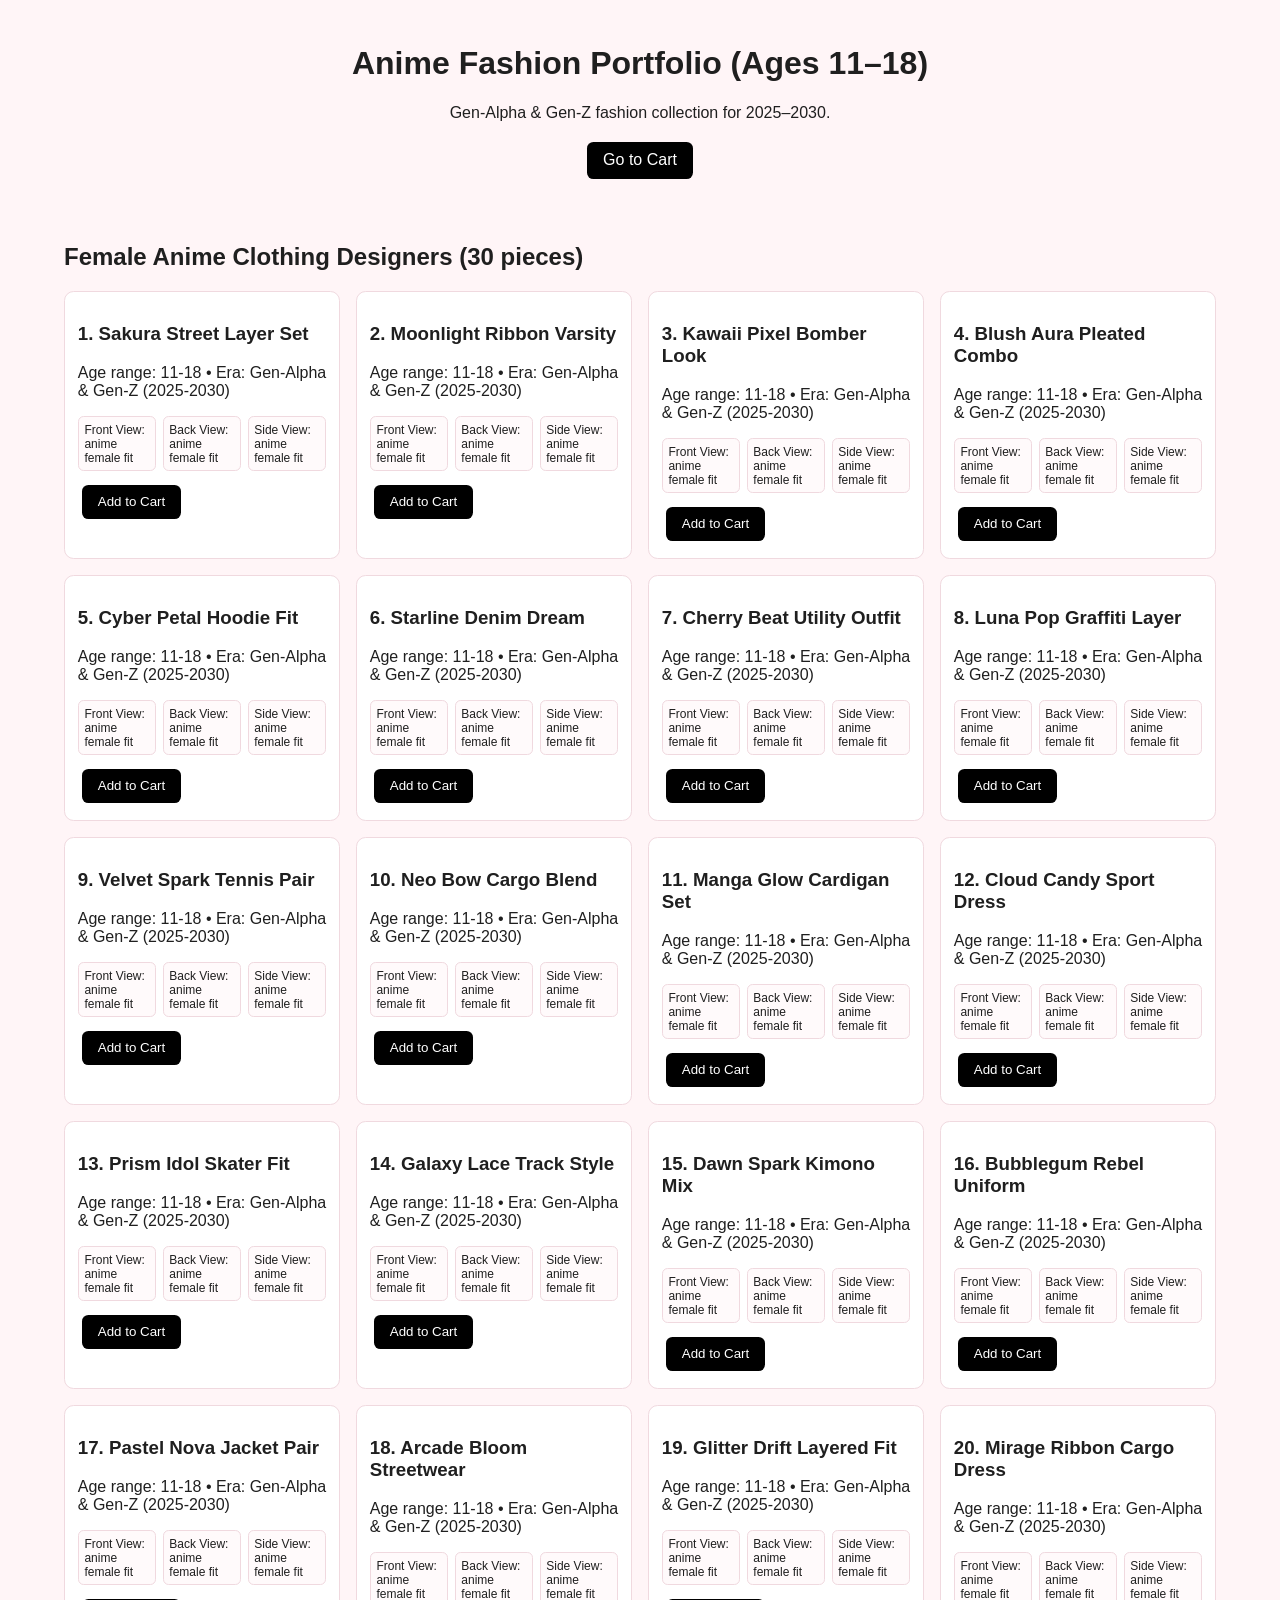
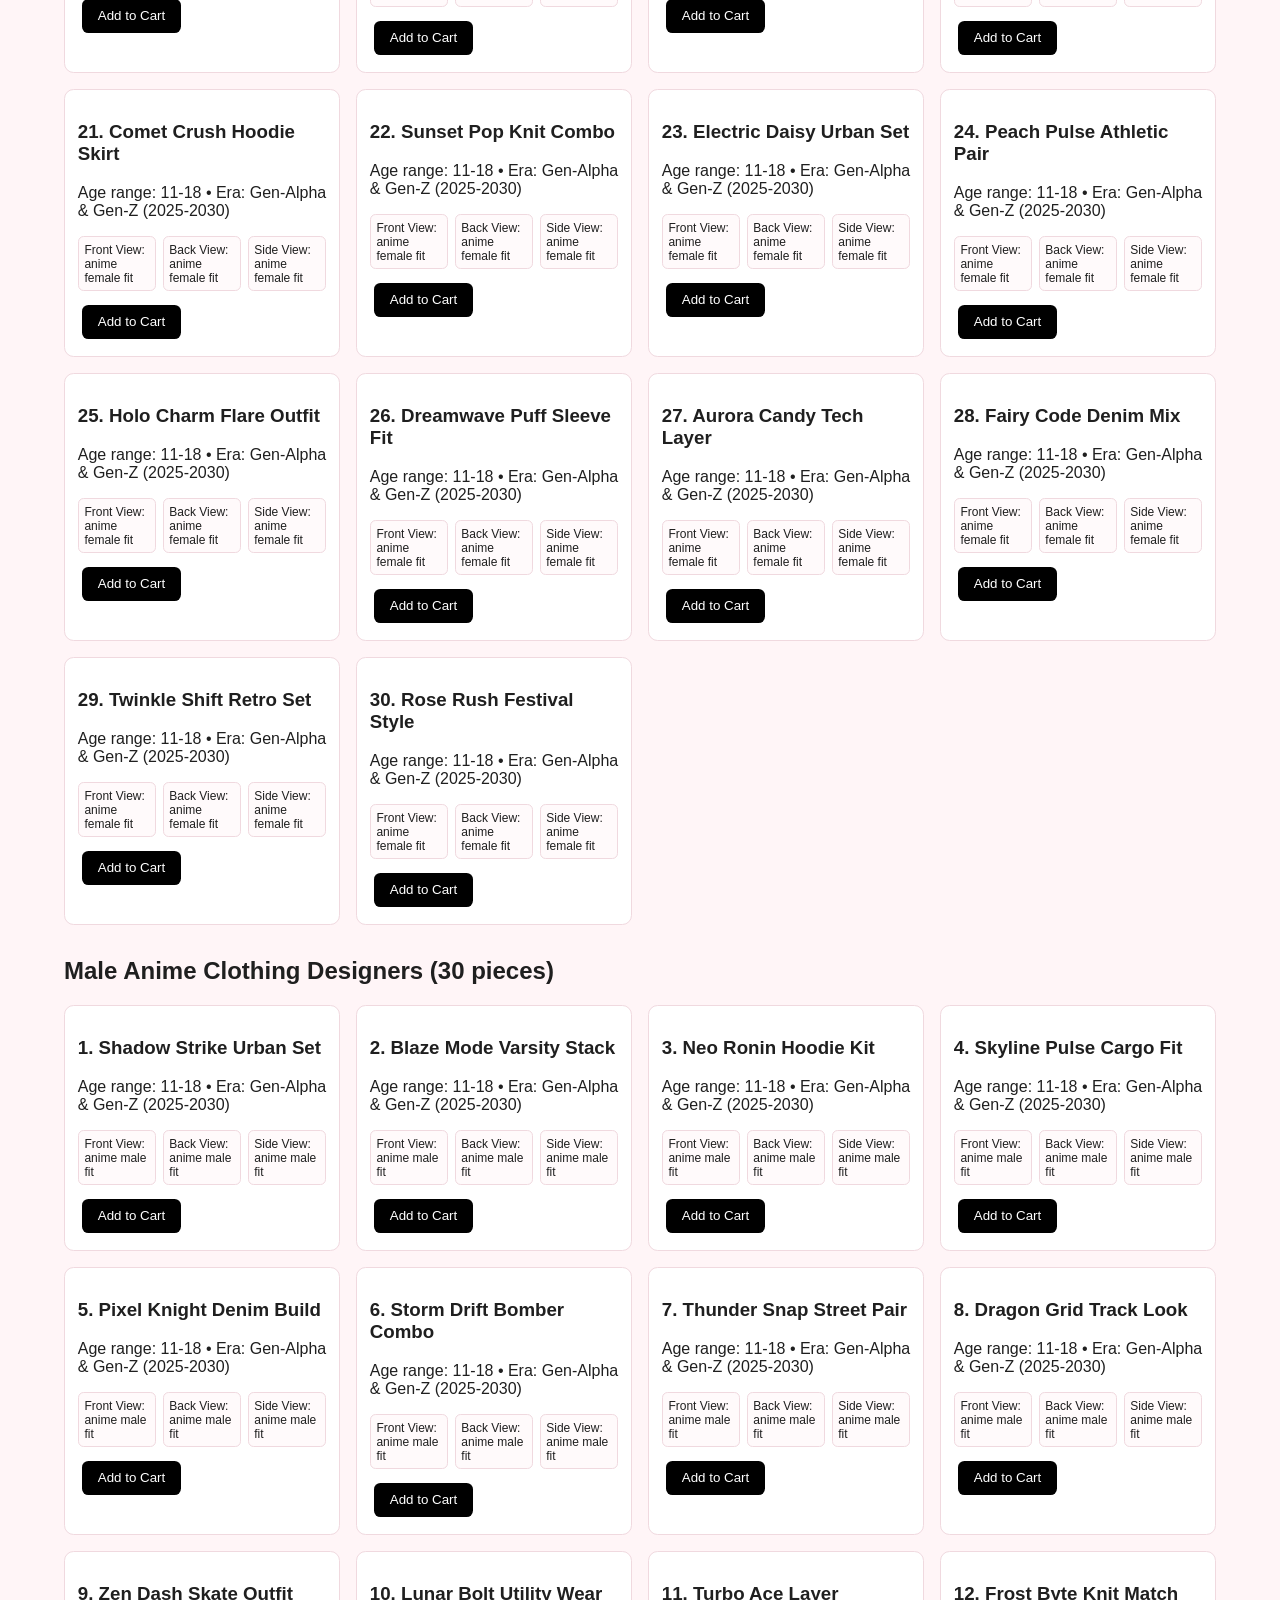
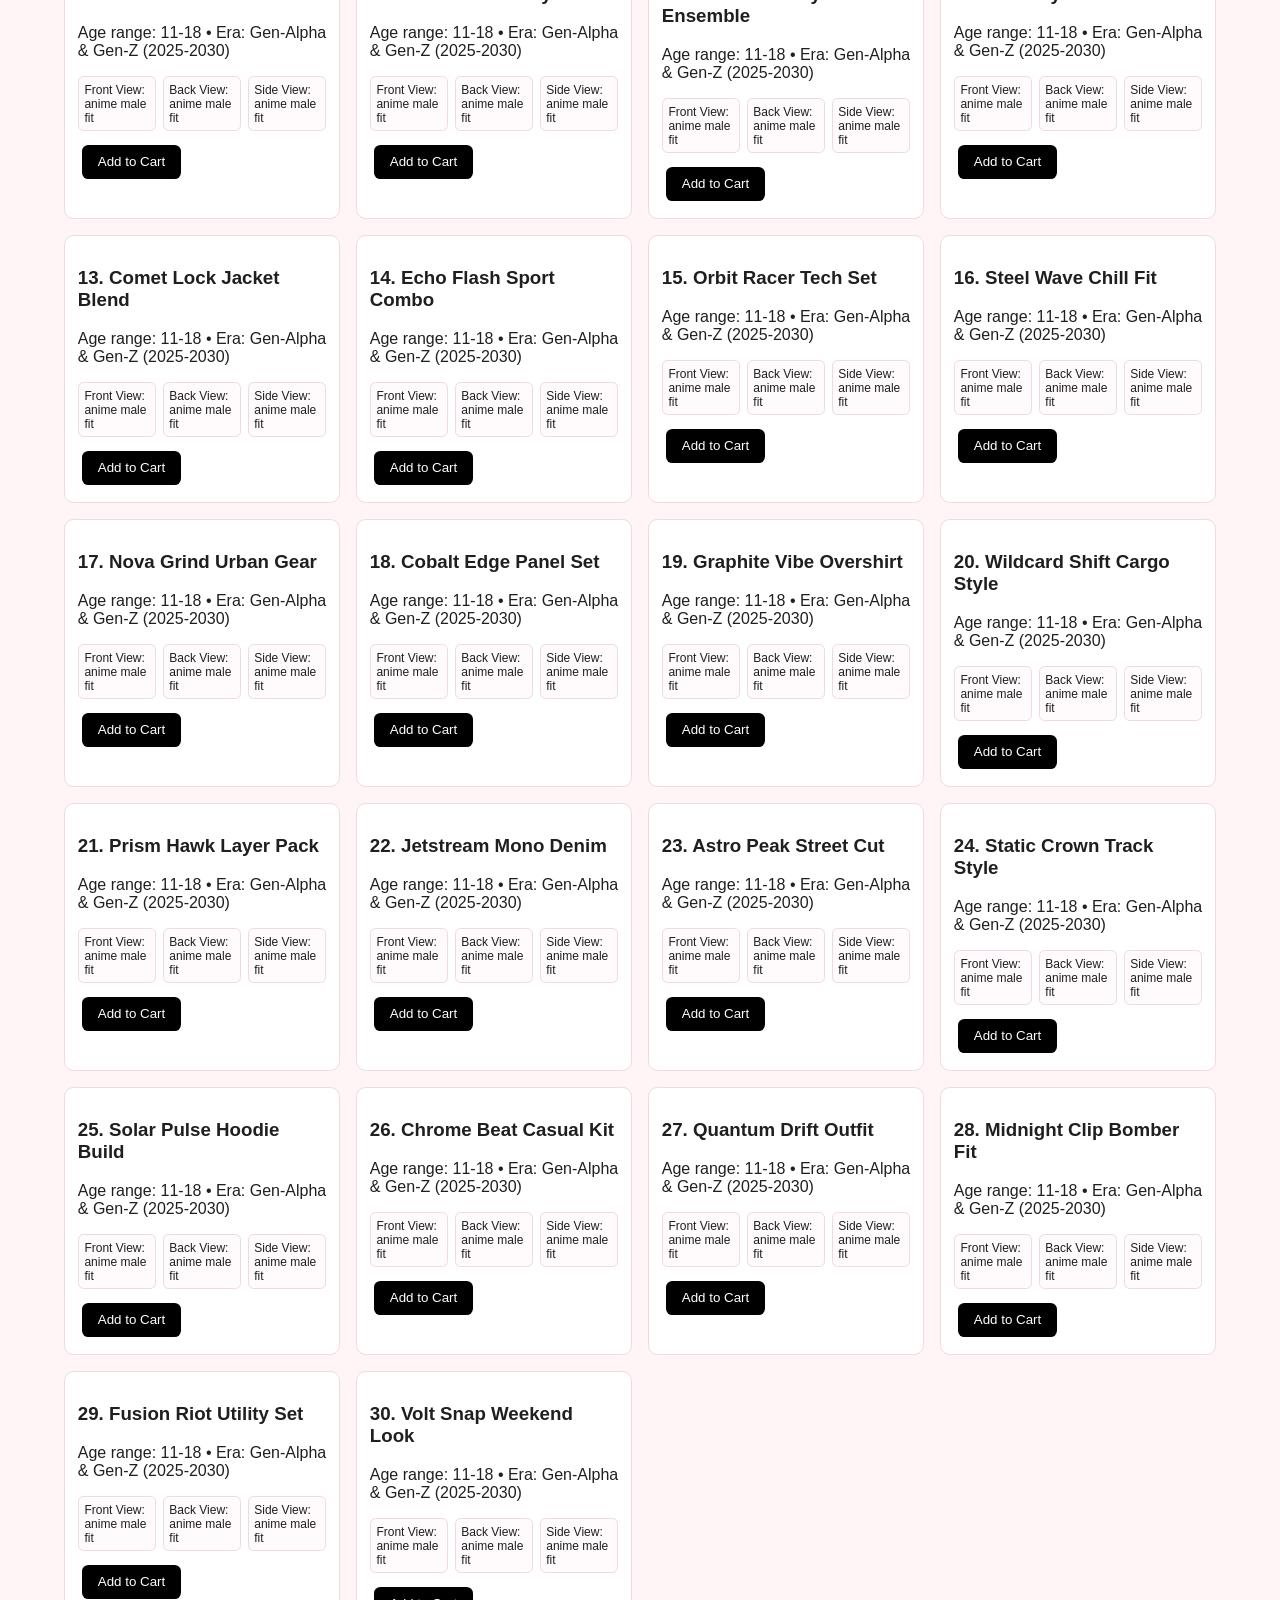
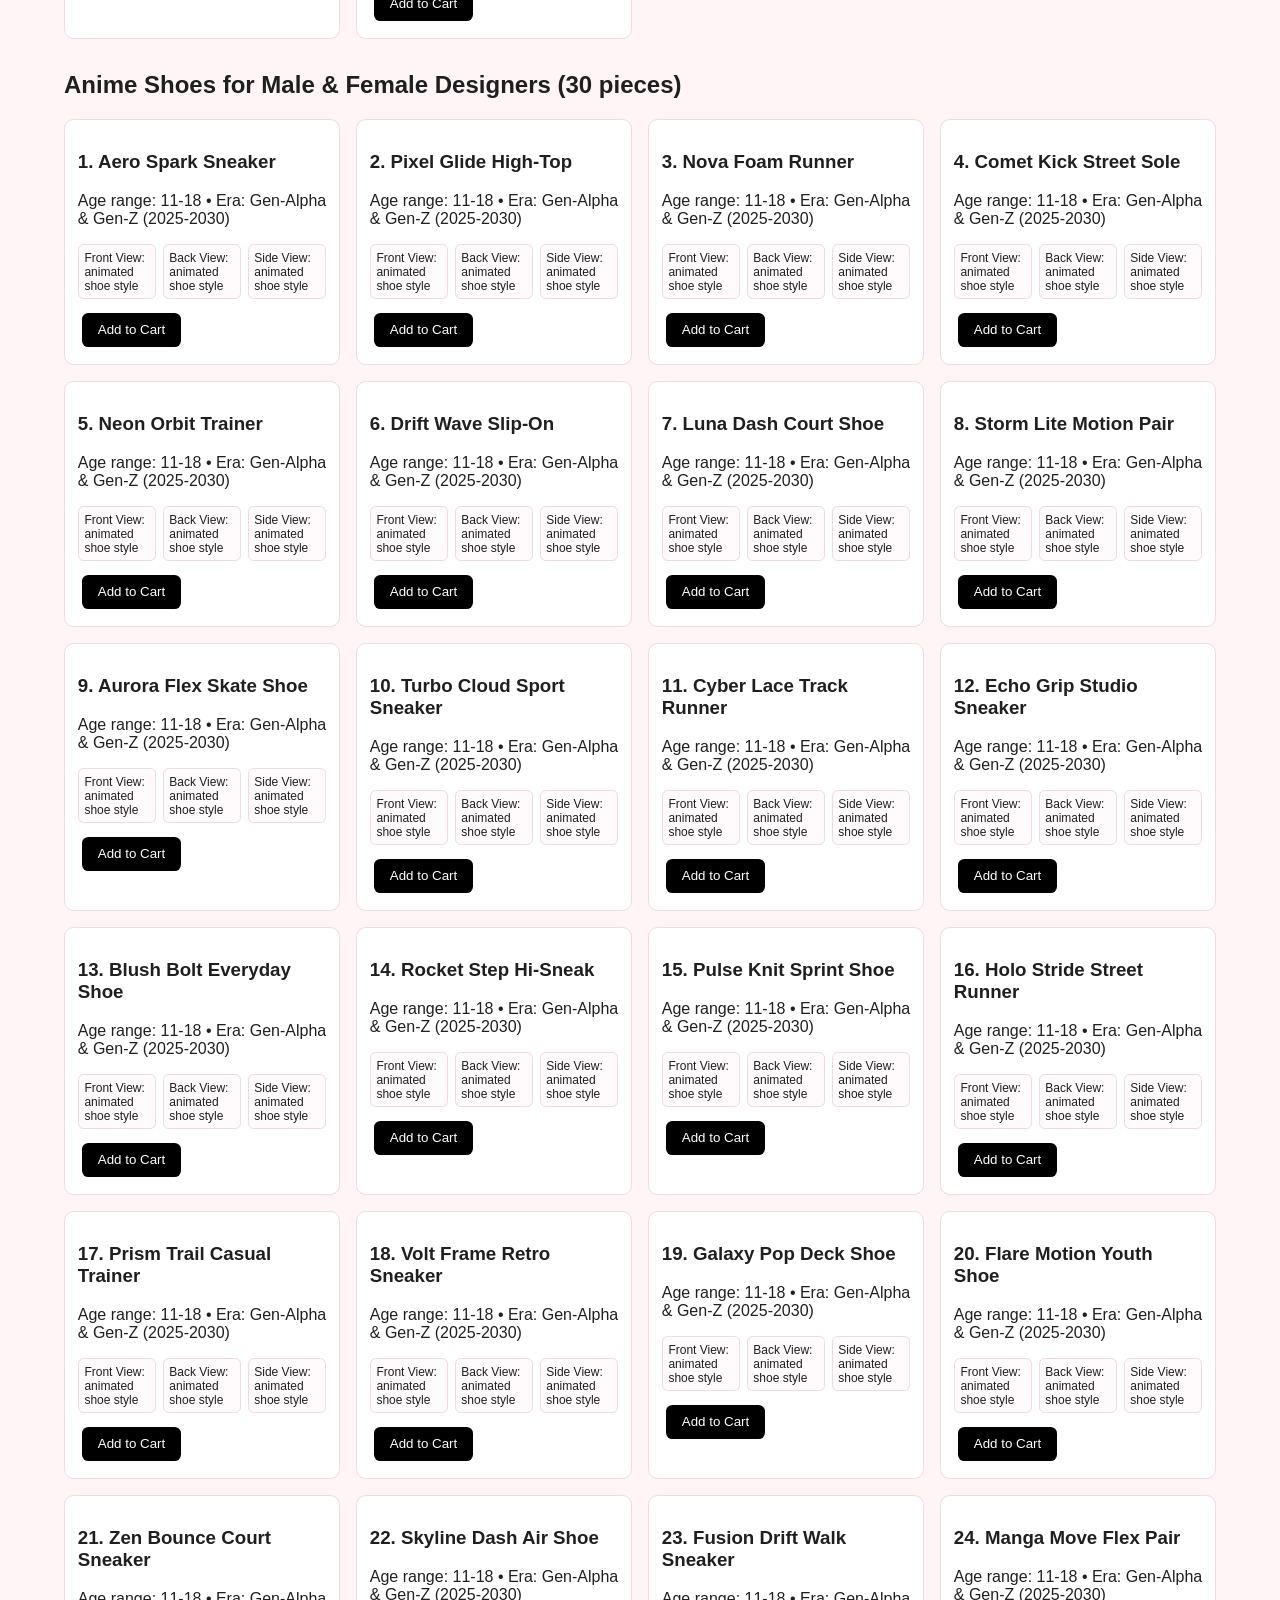
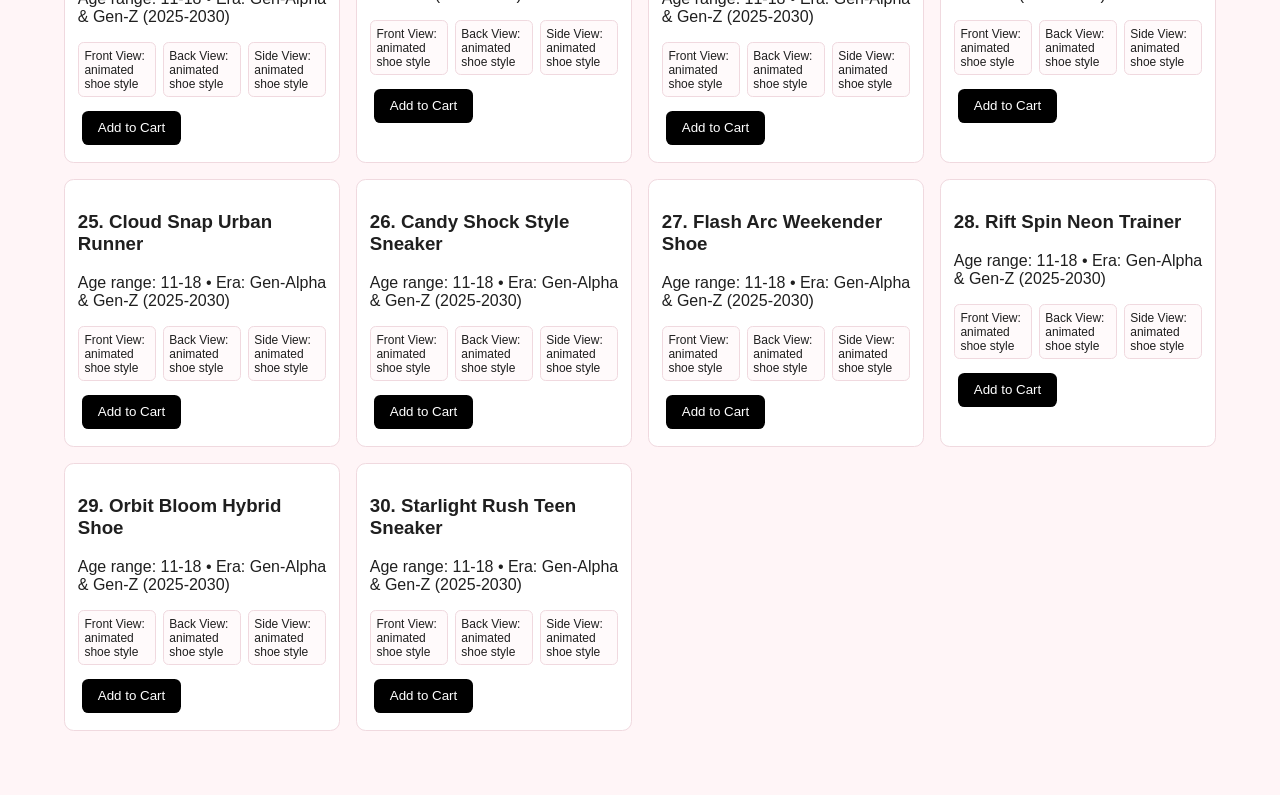
<file: index.html>
<!DOCTYPE html>
<html lang="en">
  <head>
    <meta charset="UTF-8" />
    <meta name="viewport" content="width=device-width, initial-scale=1.0" />
    <title>Anime Fashion Portfolio</title>
    <link rel="stylesheet" href="styles.css" />
  </head>
  <body>
    <header>
      <h1>Anime Fashion Portfolio (Ages 11–18)</h1>
      <p>Gen-Alpha & Gen-Z fashion collection for 2025–2030.</p>
      <a class="button" href="cart.html">Go to Cart</a>
    </header>

    <main id="catalog"></main>

    <script src="script.js"></script>
  </body>
</html>
</file>
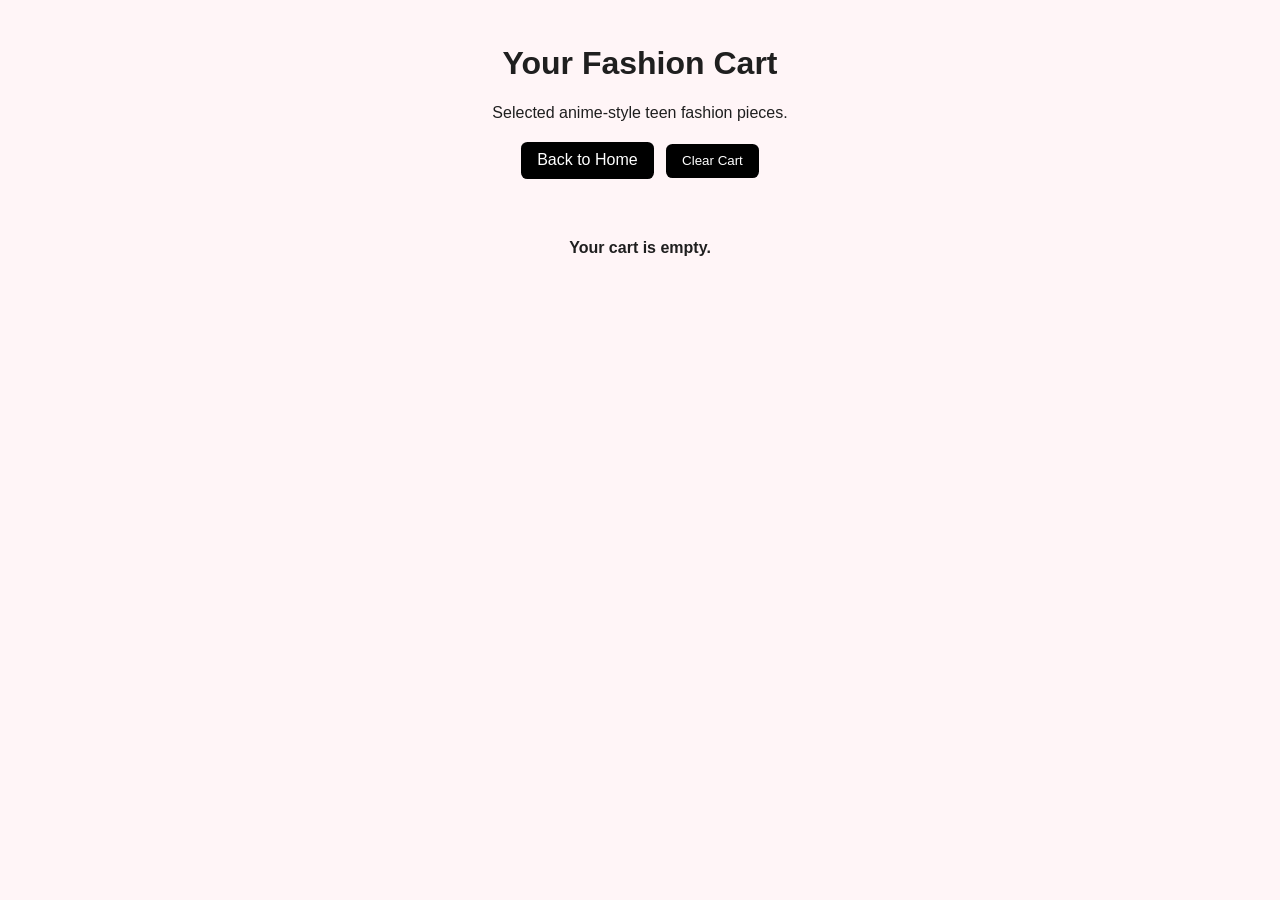
<file: cart.html>
<!DOCTYPE html>
<html lang="en">
  <head>
    <meta charset="UTF-8" />
    <meta name="viewport" content="width=device-width, initial-scale=1.0" />
    <title>Fashion Cart</title>
    <link rel="stylesheet" href="styles.css" />
  </head>
  <body>
    <header>
      <h1>Your Fashion Cart</h1>
      <p>Selected anime-style teen fashion pieces.</p>
      <a class="button" href="index.html">Back to Home</a>
      <button class="button" id="clear-cart" type="button">Clear Cart</button>
    </header>

    <main>
      <ul id="cart-items" class="cart-list"></ul>
      <p id="empty-cart" class="empty-message">Your cart is empty.</p>
    </main>

    <script src="script.js"></script>
  </body>
</html>
</file>
<file: styles.css>
:root {
  --bg: #fff5f7;
  --text: #1f1f1f;
  --button: #000000;
  --card: #ffffff;
  --border: #f0d9df;
}

* {
  box-sizing: border-box;
}

body {
  margin: 0;
  font-family: Arial, sans-serif;
  background: var(--bg);
  color: var(--text);
}

header {
  padding: 1.5rem;
  text-align: center;
}

main {
  padding: 1rem 1.5rem 2rem;
  max-width: 1200px;
  margin: 0 auto;
}

.button,
button {
  display: inline-block;
  margin: 0.25rem;
  border: none;
  background: var(--button);
  color: #ffffff;
  padding: 0.6rem 1rem;
  border-radius: 0.4rem;
  text-decoration: none;
  cursor: pointer;
}

.category {
  margin-bottom: 2rem;
}

.grid {
  display: grid;
  grid-template-columns: repeat(auto-fill, minmax(260px, 1fr));
  gap: 1rem;
}

.card {
  background: var(--card);
  border: 1px solid var(--border);
  border-radius: 0.6rem;
  padding: 0.8rem;
}

.views {
  display: grid;
  grid-template-columns: repeat(3, 1fr);
  gap: 0.4rem;
  margin: 0.6rem 0;
}

.view {
  border: 1px solid var(--border);
  border-radius: 0.35rem;
  padding: 0.35rem;
  font-size: 0.75rem;
  background: #fffafb;
}

.cart-list {
  list-style: none;
  padding: 0;
  max-width: 900px;
  margin: 0 auto;
}

.cart-list li {
  display: flex;
  justify-content: space-between;
  align-items: center;
  border: 1px solid var(--border);
  border-radius: 0.6rem;
  background: #fff;
  margin-bottom: 0.6rem;
  padding: 0.7rem;
}

.empty-message {
  text-align: center;
  font-weight: bold;
}

@media (max-width: 768px) {
  header {
    padding: 1.1rem;
  }

  main {
    padding: 0.9rem;
  }

  .views {
    grid-template-columns: 1fr;
  }

  .cart-list li {
    flex-direction: column;
    align-items: flex-start;
    gap: 0.5rem;
  }
}

@media (max-width: 480px) {
  .button,
  button {
    width: 100%;
  }

  .grid {
    grid-template-columns: 1fr;
  }
}
</file>
